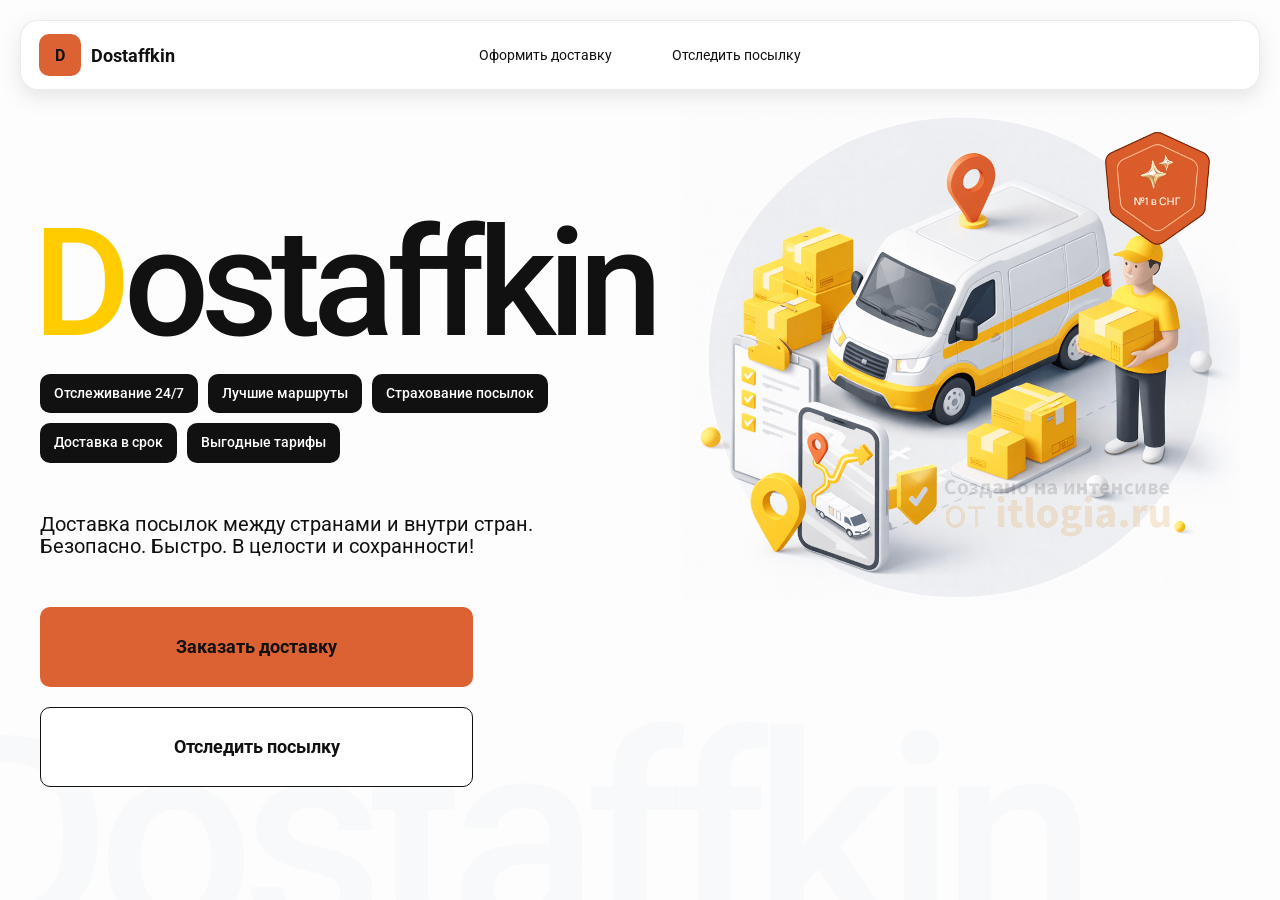
<file: index.html>
<!DOCTYPE html>
<html lang="ru">

<head>
    <meta charset="utf-8" />
    <meta name="viewport" content="width=device-width,initial-scale=1,maximum-scale=1,user-scalable=0" />
    <title>
        Dostaffkin - Доставка посылок между странами и внутри стран. Безопасно. Быстро. В целости и сохранности!
    </title>
    <link href="styles/base.css" rel="stylesheet" />
    <link href="styles/base_adaptive.css" rel="stylesheet" />

    <link href="styles/index.css" rel="stylesheet" />
    <link href="styles/index_adaptive.css" rel="stylesheet" />
</head>

<body>
    <div class="container">
        <header class="header">
            <a class="header-brand" href="#">
                <div class="header-logo">D</div>
                <div class="header-title">Dostaffkin</div>
            </a>
            <nav class="header-menu">
                <a class="header-link" href="./order.html">Оформить <span>доставку</span></a>
                <a class="header-link" href="./track.html">Отследить <span>посылку</span></a>
            </nav>
        </header>
        <main class="main">
            <section class="main-info">
                <div class="main-title">
                    <span>D</span>ostaffkin
                </div>
                <div class="main-features">
                    <div class="main-feature">Отслеживание 24/7</div>
                    <div class="main-feature">Лучшие маршруты</div>
                    <div class="main-feature">Страхование посылок</div>
                    <div class="main-feature">Доставка в срок</div>
                    <div class="main-feature">Выгодные тарифы</div>
                </div>
                <div class="main-description">Доставка посылок между странами и внутри стран. Безопасно. Быстро. В
                    целости и сохранности!</div>
                <div class="main-actions">
                    <a class="button" type="button" href="./order.html">Заказать доставку</a>
                    <a class="button button-white" type="button" href="./track.html">Отследить посылку</a>
                </div>
            </section>
            <div class="main-title-ghost">Dostaffkin</div>
            <section class="main-image">
                <img src="images/main-image.png" alt="Main image" />
            </section>
        </main>

    </div>
</body>

</html>
</file>
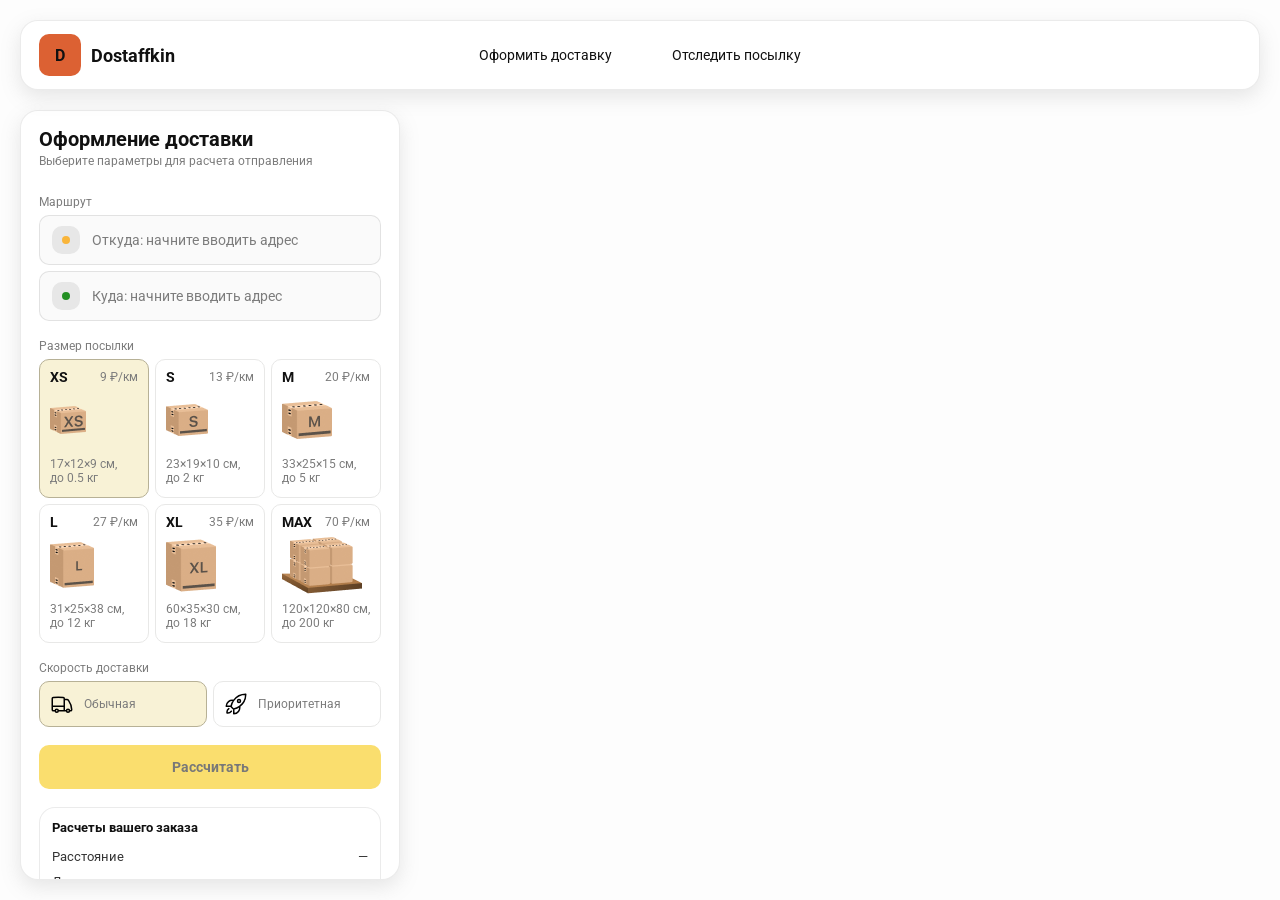
<file: order.html>
<!DOCTYPE html>
<html lang="ru">

<head>
    <meta charset="utf-8" />
    <meta name="viewport" content="width=device-width,initial-scale=1,maximum-scale=1,user-scalable=0" />
    <title>
        Оформление доставки
    </title>
    <link href="styles/base.css" rel="stylesheet" />
    <link href="styles/base_adaptive.css" rel="stylesheet" />

    <link href="styles/order.css" rel="stylesheet" />
    <link href="styles/order_adaptive.css" rel="stylesheet" />

    <script
        src="https://api-maps.yandex.ru/2.1/?lang=ru_RU&apikey=7405cd56-ad93-4dd4-a419-af6daf8dfd19&suggest_apikey=a82e1834-e852-421e-a011-34e36cd1ce04"
        type="text/javascript"></script>
</head>

<body>
    <div id="map"></div>

    <header class="header">
        <a class="header-brand" href="./index.html">
            <div class="header-logo">D</div>
            <div class="header-title">Dostaffkin</div>
        </a>
        <nav class="header-menu">
            <a class="header-link" href="#">Оформить <span>доставку</span></a>
            <a class="header-link" href="./track.html">Отследить <span>посылку</span></a>
        </nav>
    </header>

    <aside class="main" id="sidebar">
        <div class="main-header">
            <div class="main-title">Оформление доставки</div>
            <div class="main-text">Выберите параметры для расчета отправления</div>
        </div>
        <div class="main-content">
            <div class="main-route">
                <div class="main-block-title">Маршрут</div>
                <div class="main-fields">
                    <div class="main-field" id="fromField">
                        <div class="main-pin"></div>
                        <input id="from" placeholder="Откуда: начните вводить адрес" autocomplete="off" />
                        <div class="main-ac" id="fromAc" role="listbox" aria-label="Подсказки адресов"></div>
                    </div>

                    <div class="main-field" id="toField">
                        <div class="main-pin"></div>
                        <input id="to" placeholder="Куда: начните вводить адрес" autocomplete="off" />
                        <div class="main-ac" id="toAc" role="listbox" aria-label="Подсказки адресов"></div>
                    </div>
                </div>
            </div>
            <div class="main-package">
                <div class="main-block-title">Размер посылки</div>

                <div class="main-sizes">
                    <div class="main-size-card is-active" data-value="xs">
                        <div class="main-size-top">
                            <div class="main-size-label">XS</div>
                            <div class="main-size-rate">9 ₽/км</div>
                        </div>
                        <div class="main-size-media">
                            <img src="images/sizes/xs.png" alt="Короб XS" />
                        </div>
                        <div class="main-size-description">17×12×9 см,<br>до 0.5 кг</div>
                    </div>

                    <div class="main-size-card" data-value="s">
                        <div class="main-size-top">
                            <div class="main-size-label">S</div>
                            <div class="main-size-rate">13 ₽/км</div>
                        </div>
                        <div class="main-size-media">
                            <img src="images/sizes/s.png" alt="Короб S" />
                        </div>
                        <div class="main-size-description">23×19×10 см,<br>до 2 кг</div>
                    </div>

                    <div class="main-size-card" data-value="m">
                        <div class="main-size-top">
                            <div class="main-size-label">M</div>
                            <div class="main-size-rate">20 ₽/км</div>
                        </div>
                        <div class="main-size-media">
                            <img src="images/sizes/m.png" alt="Короб M" />
                        </div>
                        <div class="main-size-description">33×25×15 см,<br>до 5 кг</div>
                    </div>

                    <div class="main-size-card" data-value="l">
                        <div class="main-size-top">
                            <div class="main-size-label">L</div>
                            <div class="main-size-rate">27 ₽/км</div>
                        </div>
                        <div class="main-size-media">
                            <img src="images/sizes/l.png" alt="Короб L" />
                        </div>
                        <div class="main-size-description">31×25×38 см,<br>до 12 кг</div>
                    </div>

                    <div class="main-size-card" data-value="xl">
                        <div class="main-size-top">
                            <div class="main-size-label">XL</div>
                            <div class="main-size-rate">35 ₽/км</div>
                        </div>
                        <div class="main-size-media">
                            <img src="images/sizes/xl.png" alt="Короб XL" />
                        </div>
                        <div class="main-size-description">60×35×30 см,<br>до 18 кг</div>
                    </div>

                    <div class="main-size-card" data-value="max">
                        <div class="main-size-top">
                            <div class="main-size-label">MAX</div>
                            <div class="main-size-rate">70 ₽/км</div>
                        </div>
                        <div class="main-size-media main-size-media-palleta">
                            <img src="images/sizes/max.png" alt="Паллета" />
                        </div>
                        <div class="main-size-description">120×120×80 см,<br>до 200 кг</div>
                    </div>
                </div>
            </div>

            <div class="main-speed">
                <div class="main-block-title">Скорость доставки</div>

                <div class="main-speeds">
                    <div class="main-speed-card is-active" data-value="regular">
                        <img class="main-speed-media" src="images/icons/regular.svg" alt="Regular" />
                        <div class="main-speed-description">Обычная</div>
                    </div>
                    <div class="main-speed-card" data-value="fast">
                        <img class="main-speed-media" src="images/icons/fast.svg" alt="Fast" />
                        <div class="main-speed-description">Приоритетная</div>
                    </div>

                </div>
            </div>

            <div class="main-calculate-block">
                <button id="calc" class="button calculate-button" type="button" disabled>Рассчитать</button>
            </div>
            <div class="main-result" id="result">
                <div class="main-result-title">Расчеты вашего заказа</div>
                <div class="main-result-lines">
                    <div class="main-result-line"><span>Расстояние</span><span id="distanceValue">—</span></div>
                    <div class="main-result-line"><span>Доставим через</span><span id="durationValue">—</span></div>
                    <div class="main-result-line"><span>Тариф</span><span id="rateValue">—</span></div>
                </div>
                <div class="main-price">
                    <div class="main-price-label">Итого</div>
                    <div class="main-price-value" id="totalValue">—</div>
                </div>
            </div>
            <div class="main-order-box">
                <div class="main-order-form" id="orderForm">
                    <div class="main-order-title">Оформление доставки</div>
                    <div class="main-block-info-row">
                        <div class="main-block-title">Контакты</div>
                        <div class="order-fields">
                            <div class="main-field">
                                <input id="customerName" placeholder="Ваше имя" autocomplete="off" />
                            </div>
                            <div class="main-field">
                                <input id="customerPhone" placeholder="Ваш телефон" autocomplete="off"
                                    inputmode="tel" />
                            </div>
                        </div>
                    </div>
                    <div class="main-block-info-row extra-info">
                        <div class="main-block-title">Дополнительная информация</div>
                        <div class="main-field textarea">
                            <textarea id="comment" placeholder="Детали доставки и комментарии"></textarea>
                        </div>
                    </div>
                    <button id="submit" class="button main-submit-request" type="button" disabled>Отправить
                        заявку
                    </button>
                </div>

                <div class="main-order-success" id="orderSuccess">
                    <div class="main-success-icon">✓</div>
                    <div class="main-success-title">Заявка отправлена!</div>
                    <div class="main-success-title">Номер отправления – <span id="orderId"></span></div>
                    <div class="main-success-subtitle">Мы скоро свяжемся с вами</div>
                </div>
            </div>
        </div>
    </aside>

    <script src="scripts/order.js"></script>
</body>

</html>
</file>
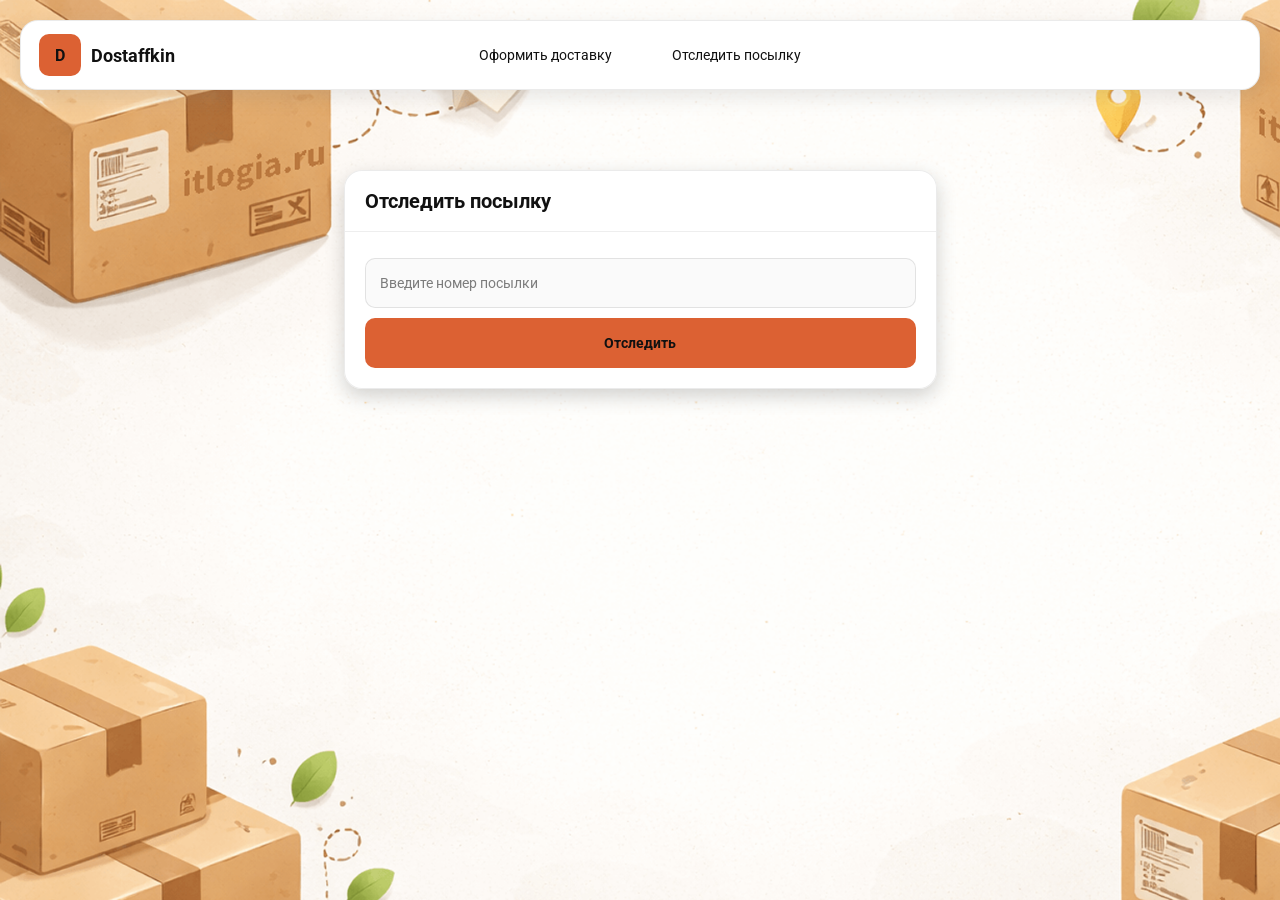
<file: track.html>
<!doctype html>
<html lang="ru">

<head>
    <meta charset="utf-8" />
    <meta name="viewport" content="width=device-width,initial-scale=1,maximum-scale=1,user-scalable=0" />
    <title>Отследить посылку</title>
    <link rel="stylesheet" href="styles/base.css" />
    <link rel="stylesheet" href="styles/base_adaptive.css" />

    <link rel="stylesheet" href="styles/track.css" />
    <link rel="stylesheet" href="styles/track_adaptive.css" />
</head>

<body>
    <div class="container">
        <header class="header">
            <a class="header-brand" href="./index.html">
                <div class="header-logo">D</div>
                <div class="header-title">Dostaffkin</div>
            </a>
            <nav class="header-menu">
                <a class="header-link" href="./order.html">Оформить <span>доставку</span></a>
                <a class="header-link" href="#">Отследить <span>посылку</span></a>
            </nav>
        </header>

        <!-- Контейнер для внутреннего контента -->
        <main class="track-content">
            <!-- Блок поиска отправления по номеру -->
            <section class="track-card track-search">
                <div class="track-title">Отследить посылку</div>
                <div class="track-action">
                    <div class="main-field track-field">
                        <input id="trackNumber" placeholder="Введите номер посылки" autocomplete="off" />
                    </div>
                    <button id="trackButton" class="button track-button" type="button">Отследить</button>
                </div>
            </section>
            <!-- Блок с результатами поиска отправления -->
            <section class="track-card track-result" id="trackResult">
                <div class="track-result-header">
                    <div class="track-id" id="trackIdValue"></div>
                    <div class="track-routes">
                        <div class="track-route">
                            <div class="track-route-pin">
                                <svg xmlns="http://www.w3.org/2000/svg" fill="none" viewBox="0 0 24 24"
                                    stroke-width="1.5" stroke="orange" class="size-6">
                                    <path stroke-linecap="round" stroke-linejoin="round"
                                        d="M15 10.5a3 3 0 1 1-6 0 3 3 0 0 1 6 0Z" />
                                    <path stroke-linecap="round" stroke-linejoin="round"
                                        d="M19.5 10.5c0 7.142-7.5 11.25-7.5 11.25S4.5 17.642 4.5 10.5a7.5 7.5 0 1 1 15 0Z" />
                                </svg>
                            </div>
                            <div class="track-route-address" id="trackFromValue">
                                Откуда: Москва, улица Арбат, 1
                            </div>
                        </div>
                        <div class="track-route track-route-arrow">
                            <svg xmlns="http://www.w3.org/2000/svg" fill="none" viewBox="0 0 24 24" stroke-width="1.5"
                                stroke="currentColor" class="size-6">
                                <path stroke-linecap="round" stroke-linejoin="round"
                                    d="M19.5 13.5 12 21m0 0-7.5-7.5M12 21V3" />
                            </svg>
                        </div>
                        <div class="track-route">
                            <div class="track-route-pin">
                                <svg xmlns="http://www.w3.org/2000/svg" fill="none" viewBox="0 0 24 24"
                                    stroke-width="1.5" stroke="green" class="size-6">
                                    <path stroke-linecap="round" stroke-linejoin="round"
                                        d="M15 10.5a3 3 0 1 1-6 0 3 3 0 0 1 6 0Z" />
                                    <path stroke-linecap="round" stroke-linejoin="round"
                                        d="M19.5 10.5c0 7.142-7.5 11.25-7.5 11.25S4.5 17.642 4.5 10.5a7.5 7.5 0 1 1 15 0Z" />
                                </svg>
                            </div>
                            <div class="track-route-address" id="trackToValue">
                                Куда: Минск, проспект Независимости, 58
                            </div>
                        </div>
                    </div>
                </div>
                <div class="track-info">
                    <div class="track-status-title">Статус данной посылки:</div>
                    <div class="track-status-list" id="trackStatusList">


                        <div class="track-status created">
                            <img src="images/icons/created.svg" class="track-status-icon" alt="Created">
                            <div class="track-status-text">
                                <div class="track-status-text-state">Создан</div>
                                <div class="track-status-text-date">10.01.2026</div>
                            </div>
                        </div>

                        <div class="track-status in-way">
                            <img src="images/icons/in-way.svg" class="track-status-icon" alt="In way">
                            <div class="track-status-text">
                                <div class="track-status-text-state">В пути: Москва</div>
                                <div class="track-status-text-date">18.01.2026</div>
                            </div>
                        </div>

                        <div class="track-status ready">
                            <img src="images/icons/ready.svg" class="track-status-icon" alt="Ready">
                            <div class="track-status-text">
                                <div class="track-status-text-state">Готов к выдаче</div>
                                <div class="track-status-text-date">25.01.2026</div>
                            </div>
                        </div>

                        <div class="track-status done">
                            <img src="images/icons/done.svg" class="track-status-icon" alt="Done">
                            <div class="track-status-text">
                                <div class="track-status-text-state">Вручен</div>
                                <div class="track-status-text-date">27.01.2026</div>
                            </div>
                        </div>

                    </div>
                </div>
            </section>

        </main>

        <script src="scripts/track.js"></script>
</body>

</html>
</file>
<file: styles/base.css>
*,
*::before,
*::after {
    box-sizing: border-box;
}

@font-face {
    font-family: "Roboto";
    src: url("../fonts/Roboto-Regular.ttf");
    font-weight: normal;
}

@font-face {
    font-family: "Roboto";
    src: url("../fonts/Roboto-Bold.ttf");
    font-weight: bold;
}

@font-face {
    font-family: "Roboto";
    src: url("../fonts/Roboto-Medium.ttf");
    font-weight: 500;
}

html,
body {
    margin: 0;
    color: #111111;
    font-family: "Roboto", sans-serif;
}

body {
    background: #fdfdfd;
}

.header {
    border-radius: 18px;
    box-shadow: 0 7px 20px 0 rgba(122, 120, 120, 0.18);
    backdrop-filter: blur(10px);
    background: #ffffff;
    position: fixed;
    left: 20px;
    border: 1px solid rgba(0, 0, 0, 0.08);
    right: 20px;
    top: 20px;
    padding: 14px 18px;
    height: 70px;
    display: flex;
    align-items: center;
    z-index: 6;
}

.header-brand {
    display: flex;
    align-items: center;
    text-decoration: none;
    gap: 10px;
}

.header-logo {
    width: 42px;
    height: 42px;
    border-radius: 10px;
    background: #DC6133;
    display: grid;
    place-items: center;
    font-weight: bold;
    color: #111;
}

.header-title {
    font-size: 18px;
    font-weight: bold;
    color: #111;
    text-decoration: none;
}

.header-menu {
    display: flex;
    align-items: center;
    gap: 60px;
    margin: 0;
    position: absolute;
    left: 50%;
    transform: translateX(-50%);
}

.header-link {
    font-size: 14px;
    font-weight: normal;
    color: #111;
    text-decoration: none;
}

.button {
    border: 0;
    outline: none;
    height: 44px;
    border-radius: 10px;
    font-size: 14px;
    font-weight: bold;
    cursor: pointer;
    font-family: inherit;
    transition: transform .08s ease, opacity .12s ease;
    background: #DC6133;
    color: #111111;
    text-align: center;
    text-decoration: none;
}

.button:hover {
    background-color: #E5BC19;
}

.button:disabled {
    cursor: not-allowed;
    background-color: #FADE6E;
    color: #787878;
    transform: none;
}

.button.button-white {
    background: #ffffff;
    border: 1px solid #111111;
}

.button.button-white:hover {
    background: rgb(241 241 241);
}

/* Orders */

.main-field {
    display: flex;
    align-items: center;
    margin-top: 6px;
    gap: 10px;
    border: 1px solid #1111111A;
    background: #FAFAFA;
    border-radius: 10px;
    padding: 10px 12px;
    position: relative;
    box-sizing: border-box;
    height: 50px;
}

.main-field.textarea {
    height: auto;
}

.main-pin {
    width: 28px;
    height: 28px;
    border-radius: 10px;
    background: rgba(17, 17, 17, 0.08);
    display: grid;
    place-items: center;
    flex: 0 0 auto;
    position: relative;
}

.main-pin::before {
    content: "";
    width: 8px;
    height: 8px;
    border-radius: 999px;
    background: orange;
    opacity: .75;
    display: block;
}

.main-field:last-child .main-pin::before {
    background: green;
    opacity: .85;
}

input,
textarea {
    width: 100%;
    border: 0;
    outline: none;
    background: transparent;
    font-size: 14px;
    color: #111111;
    font-family: inherit;
}

textarea {
    resize: vertical;
    min-height: 72px;
    padding: 2px 0;
}

input::placeholder,
textarea::placeholder {
    color: #7C7C7C;
}

.main-field:focus-within {
    border-color: rgba(0, 0, 0, 0.20);
    box-shadow: 0 0 0 4px rgba(255, 204, 0, 0.35);
    background: rgba(255, 255, 255, 0.75);
}
</file>
<file: styles/base_adaptive.css>
@media (max-width: 767px) {
    .header {
        left: 10px;
        right: 10px;
        top: 10px;
    }

    .header-link span {
        display: none;
    }

    .header-menu {
        gap: 20px;
        justify-content: flex-start;
        margin: 0 0 0 30px;
        position: static;
        transform: none;
    }
}

@media (max-width: 420px) {
    .header-title {
        display: none;
    }
}

@media (max-width: 374px) {
    .header-menu {
        gap: 10px;
        margin: 0 0 0 10px;
    }
}
</file>
<file: styles/index.css>
.container {
    overflow: hidden;
    min-height: 100vh;
}

.main {
    padding: 111px 40px 40px;
    position: relative;
    display: flex;
}

.main-info {
    max-width: 840px;
    width: 100%;
    position: relative;
}

.main-title {
    margin-top: 98px;
    font-size: 200px;
    font-weight: 500;
    line-height: 1;
    letter-spacing: -0.05em;
    color: #111;
    left: -15px;
    position: relative;
}

.main-title span {
    color: #fc0 
}

.main-features {
    margin-top: 15px;
    display: flex;
    flex-wrap: wrap;
    gap: 10px;    
}

.main-feature {
    background: #111;
    color: #fff;
    padding: 12px 14px;
    font-weight: 500;
    font-size: 14px;
    line-height: 1.1;
    border-radius: 10px;
}

.main-description {
    margin-top: 50px;
    max-width: 500px;
    font-size: 20px;
    line-height: 1.1;
    color: #111;
}

.main-actions {
    margin-top: 50px;
    display: flex;
    flex-direction: column;
    gap: 20px;
}

.main-actions .button {
    height: 80px;
    width: 433px;
    font-size: 18px;
    font-weight: bold;
    place-items: center;
    display: grid;
}

.main-title-ghost {
    position: absolute;
    z-index: -1;
    left: -70px;
    bottom: -150px;
    font-weight: 500;
    font-size: 278px;
    line-height: 1;
    letter-spacing: -0.05em;
    color: #ECEDF04D;
}

.main-image {
    width: 1024px;
    top: 100px;
    z-index: -2;
}

.main-image img {
    width: 100%;
    max-width: 1024px;
    height: auto;
    display: block;
}
</file>
<file: styles/index_adaptive.css>
@media (max-width: 1760px) {
    .main-title {
        font-size: 150px;
        left: -7px;
    }

    .main-info {
        max-width: 640px;
    }
}

@media (max-width: 1200px) {
    .main-info {
        max-width: 540px;
    }

    .main {
        padding: 111px 20px 20px;
    }

    .main-title {
        font-size: 120px;
        left: -4px;
    }

    .main-title-ghost {
        font-size: 220px;
    }
}

@media (max-width: 1024px) {
    .main-title {
        margin-top: 30px;
    }

    .main {
        flex-direction: column-reverse;
    }

    .main-image {
        max-width: 350px;
        position: absolute;
        left: 370px;
        top: 370px;
    }

    .main-info {
        max-width: 100%;
    }

    .main-actions {
        gap: 10px;
    }

    .main-actions .button {
        height: 50px;
        font-size: 14px;
        width: auto;
        max-width: 300px;
    }

    .main-description {
        max-width: 350px;
    }
}

@media (max-width: 570px) {
    .main-title {
        font-size: 88px;
    }

    .main-description {
        max-width: 100%
    }

    .main-actions {
       width: 100%;
    }

    .main-actions .button {
        width: 100%;
        max-width: 100%
    }

    .main-image {
        max-width: 650px;
        position: absolute;
        left: 170px;
        top: 70px;
        opacity: 0.2;
    }
}

@media (max-width: 400px) {
    .main-title {
        font-size: 70px;
    }
}
</file>
<file: styles/order.css>
#map {
    position: fixed;
    inset: 0;
}

.main {
    border-radius: 18px;
    box-shadow: 0 7px 20px 0 rgba(122, 120, 120, 0.18);
    backdrop-filter: blur(10px);
    background: #ffffff;
    position: fixed;
    left: 20px;
    border: 1px solid rgba(0, 0, 0, 0.08);
    top: 110px;
    bottom: 20px;
    width: 380px;
    display: flex;
    flex-direction: column;
    overflow: hidden;
    z-index: 5;
}

.main-header {
    padding: 18px 18px 13px 18px;
    border-bottom: 1px rgba(0, 0, 0, 0.06);
    display: flex;
    flex-direction: column;
}

.main-title {
    font-size: 20px;
    line-height: 100%;
    font-weight: bold;
}

.main-text {
    font-size: 12px;
    margin-top: 5px;
    color: #7C7C7C;
}

.main-content {
    padding: 14px 18px 18px 18px;
    overflow: auto;
    scrollbar-width: none;
    display: flex;
    flex-direction: column;
    gap: 18px;
    flex: 1;
}

.main-block-title {
    font-size: 12px;
    color: #7C7C7C;
}

.main-route .main-block-title,
.main-package .main-block-title {
    margin-bottom: 6px;
}

/* Короба */

.main-sizes {
    display: grid;
    gap: 6px;
    grid-template-columns: repeat(3, 1fr);
}

.main-size-card {
    border: 1px solid #E8E8E7;
    background: #FFFFFF;
    border-radius: 10px;
    padding: 10px;
    cursor: pointer;
    user-select: none;
    transition: transform .08s ease, border-color .12s ease, background .12s ease;
    min-height: 139px;
}

.main-size-card:hover {
    transform: translateY(-1px);
}

.main-size-card.is-active {
    background-color: #F8F2D6;
    border-color: #B7B196;
}

.main-size-top {
    display: flex;
    align-items: center;
    justify-content: space-between;
}

.main-size-label {
    font-weight: bold;
    font-size: 14px;
    color: #111111;
    line-height: 100%;
}

.main-size-rate {
    font-size: 12px;
    color: #7C7C7C;
    line-height: 100%;
}

.main-size-media {
    margin-top: 8px;
    height: 57px;
}

.main-size-description {
    margin-top: 8px;
    font-size: 12px;
    color: #7C7C7C;
    line-height: 1.2;
}

.calculate-button {
    width: 100%;
}

.main-result {
    border: 1px solid rgba(0, 0, 0, 0.08);
    background: rgba(255, 255, 255, 0.75);
    border-radius: 16px;
    padding: 12px;
    line-height: 1.25;
}

.main-result-title {
    font-weight: bold;
    font-size: 13px;
    color: #111111;
    margin-bottom: 13px;
}

.main-result-lines {
    gap: 8px;
    display: flex;
    flex-direction: column;
}

.main-result-line {
    font-size: 13px;
    color: rgba(17, 17, 17, 0.85);
    display: flex;
    justify-content: space-between;
}

.main-price {
    margin-top: 18px;
    padding-top: 10px;
    border-top: 1px dashed rgba(0, 0, 0, 0.12);
    display: flex;
    align-items: baseline;
    justify-content: space-between;
}

.main-price-label {
    font-size: 12px;
    color: rgba(17, 17, 17, 0.55);
}

.main-price-value {
    font-size: 20px;
    font-weight: bold;
    color: #111111;
    letter-spacing: -0.3px;
}

.main-order-box {
    background: #ffffff;
    border: 1px solid #E8E8E7;
    border-radius: 10px;
    padding: 12px;
}

.main-order-title {
    margin-bottom: 8px;
    font-weight: bold;
    font-size: 14px;
    color: #111111;
}

.main-block-info {
    display: flex;
    flex-direction: column;
    gap: 6px;
}

.order-fields {
    display: grid;
    grid-template-columns: 1fr 1fr;
    column-gap: 10px;
    margin-top: 6px;
}

.main-block-info-row.extra-info {
    display: block;
    margin-top: 13px;
}

.main-submit-request {
    width: 100%;
    margin-top: 6px;
}

.main-order-success {
    display: none;
    text-align: center;
    padding: 22px 12px;
    gap: 12px;
}

.main-order-success.is-visible {
    display: flex;
    flex-direction: column;
    align-items: center;
}

.main-success-icon {
    width: 56px;
    height: 56px;
    border-radius: 50%;
    background: #16a34a;
    color: #ffffff;
    display: grid;
    place-items: center;
    font-size: 30px;
}

.main-success-title {
    font-size: 14px;
    font-weight: bold;
    color: #111111;
}

.main-success-subtitle {
    font-size: 12px;
    color: rgba(17, 17, 17, 0.55);
    line-height: 1.3;
}

.main-speed .main-block-title {
    margin-bottom: 6px;
}

.main-speeds {
    display: grid;
    gap: 6px;
    grid-template-columns: repeat(2, 1fr);
}

.main-speed-card {
    border: 1px solid #E8E8E7;
    background: #FFFFFF;
    border-radius: 10px;
    padding: 10px;
    cursor: pointer;
    user-select: none;
    transition: transform .08s ease, border-color .12s ease, background .12s ease;
    display: flex;
    align-items: center;
    gap: 10px;
}

.main-speed-card:hover {
    transform: translateY(-1px);
}

.main-speed-card.is-active {
    background-color: #F8F2D6;
    border-color: #B7B196;
}

.main-speed-description {
    font-size: 12px;
    color: #7C7C7C;
    line-height: 1.2;
}
</file>
<file: styles/order_adaptive.css>
@media (max-width: 767px) {
    .main {
        left: 10px;
        right: 10px;
        top: 50%;
        bottom: 12px;
        width: auto;
        max-width: none;
    }
}

@media (max-width: 420px) {
    .main-sizes {
        grid-template-columns: repeat(2, 1fr);
    }
}
</file>
<file: styles/track.css>
.container {
    background: #F4F4F4 url("../images/track-bg.png");
    background-size: cover;
    min-height: 100vh;
    padding: 170px 0 50px 0;
}

/* Контейнер для внутреннего контента */

.track-content {
    width: 593px;
    margin: 0 auto;
}

/* Блок поиска отправления по номеру */

.track-card {
    width: 100%;
    border-radius: 18px;
    box-shadow: 0 7px 20px 0 #0000002E;
    backdrop-filter: blur(10px);
    background: rgba(255, 255, 255, 0.96);
    border: 1px solid rgba(0, 0, 0, 0.08);
}

.track-title {
    font-size: 20px;
    line-height: 100%;
    font-weight: bold;
    border-bottom: 1px solid #EEEEEE;
    padding: 20px;
}

.track-action {
    padding: 20px;
}

.track-button {
    width: 100%;
    height: 50px;
}

.track-field {
    margin-bottom: 10px;
}

/* Блок с результатами поиска отправления */

.track-result {
    margin-top: 5px;
    display: none;
}

.track-result.is-visible {
    display: block;
}

.track-result-header {
    font-weight: bold;
    font-size: 14px;
    color: #111111;
    padding: 20px;
    border-bottom: 1px solid #EEEEEE;
}

.track-id {
    margin-bottom: 12px;
    font-size: 20px;
}

.track-routes {
    display: flex;
    flex-direction: column;
    gap: 10px;
    font-weight: normal;
}

.track-route {
    display: flex;
    align-items: center;
    gap: 10px;
}

.track-route-pin {
    width: 24px;
    height: 24px;
    flex-shrink: 0;
}

.track-route-arrow {
    padding: 15px 0;
    width: 24px;
    height: 24px;
}

.track-info {
    padding: 20px;
}

.track-status {
    display: flex;
    align-items: center;
    font-size: 12px;
    gap: 10px;
}

.track-status-title {
    font-size: 14px;
    color: #111111;
    margin-bottom: 20px;
}

.track-status-list {
    display: flex;
    flex-direction: column;
    gap: 15px;
}

.track-status-icon {
    width: 40px;
    height: 40px;
    border-radius: 50%;
    background: rgba(17, 17, 17, 0.08);
    display: grid;
    place-items: center;
    flex: 0 0 auto;
}

.track-status.created .track-status-icon {
    background-color: #F1CB00;
}

.track-status.in-way .track-status-icon {
    background-color: #F08A11;
}

.track-status.ready .track-status-icon {
    background-color: #A35D0A;
}

.track-status.done .track-status-icon {
    background-color: #37C93B;
}

.track-status-text {
    display: flex;
    align-items: center;
    justify-content: space-between;
    color: #111111;
    font-size: 12px;
    flex: 1;
}

.track-status-date {
    color: rgba(17, 17, 17, 0.55);
}
</file>
<file: styles/track_adaptive.css>
@media (max-width: 767px) {
    .container {
        padding: 130px 0 50px 0;
    }

    .track-content {
        width: 100%;
        padding-left: 10px;
        padding-right: 10px;
    }

    .track-result-header {
        padding: 20px;
    }
}
</file>
